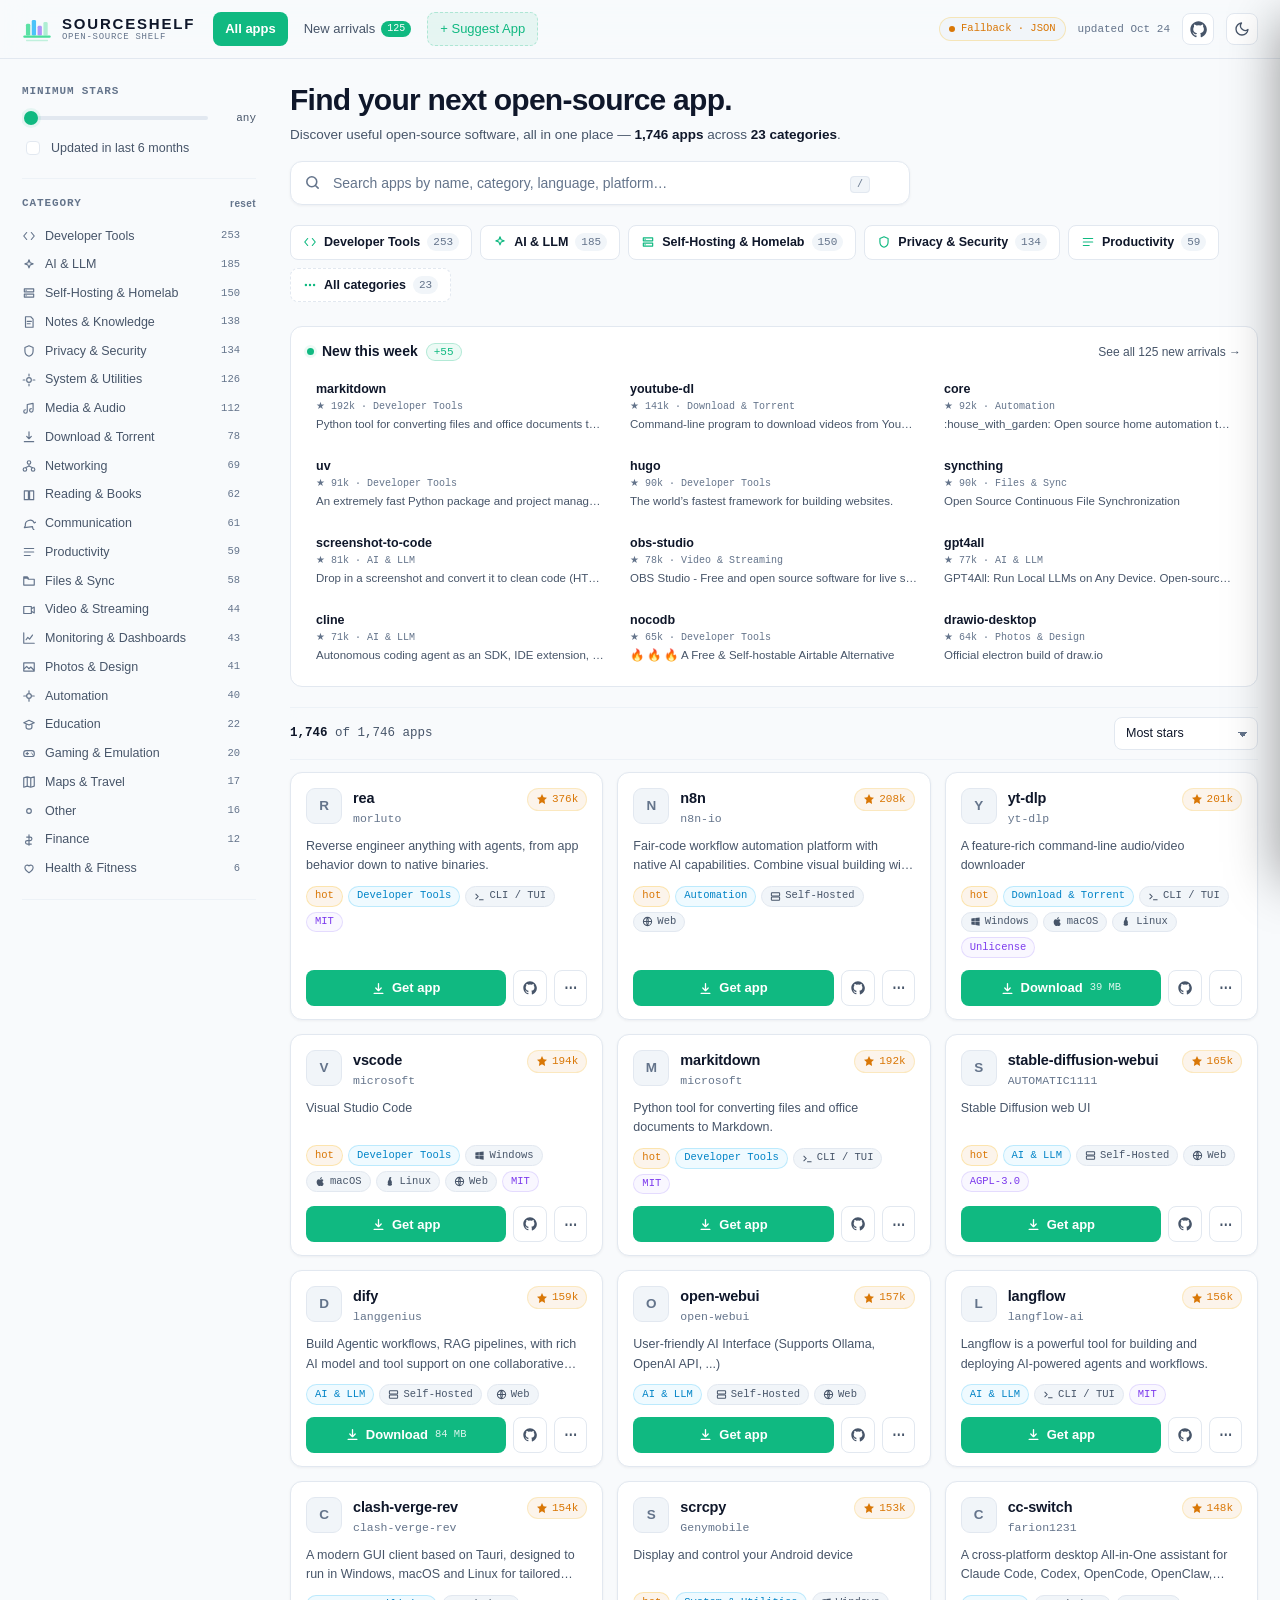
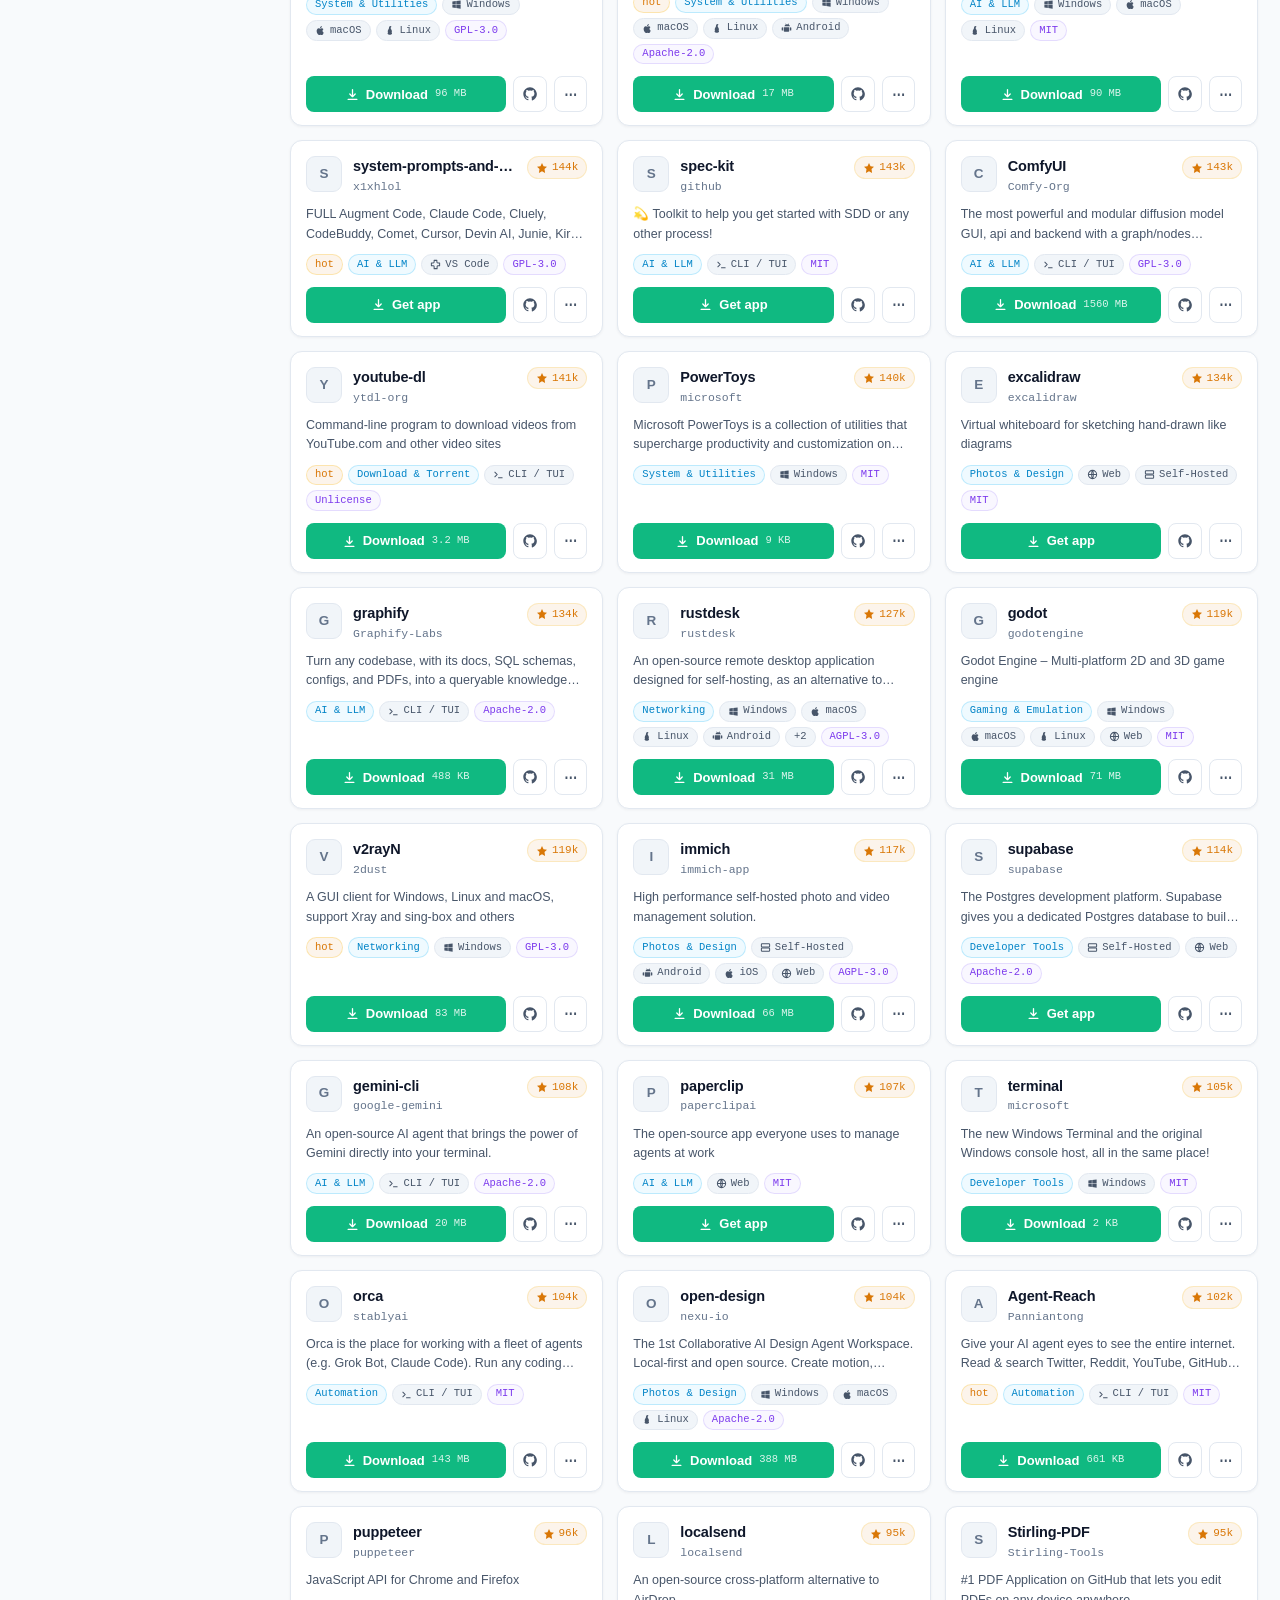
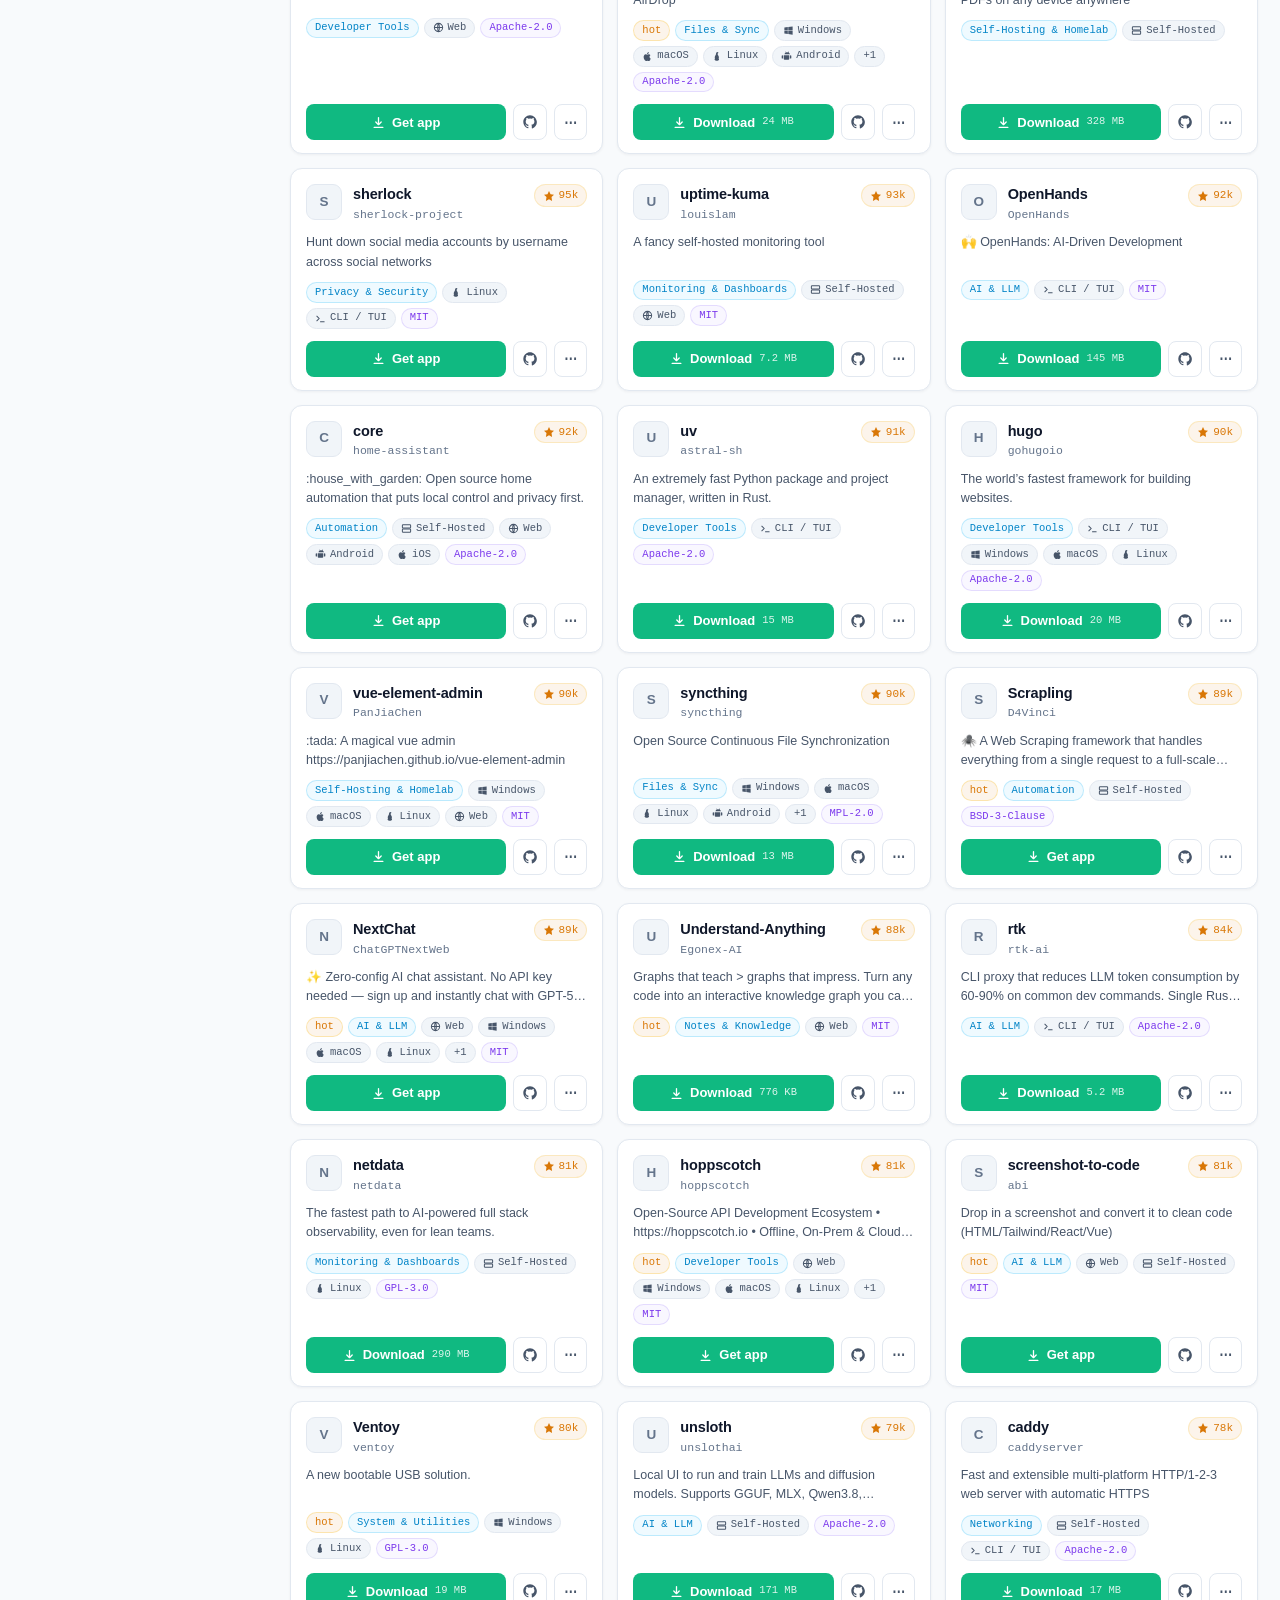
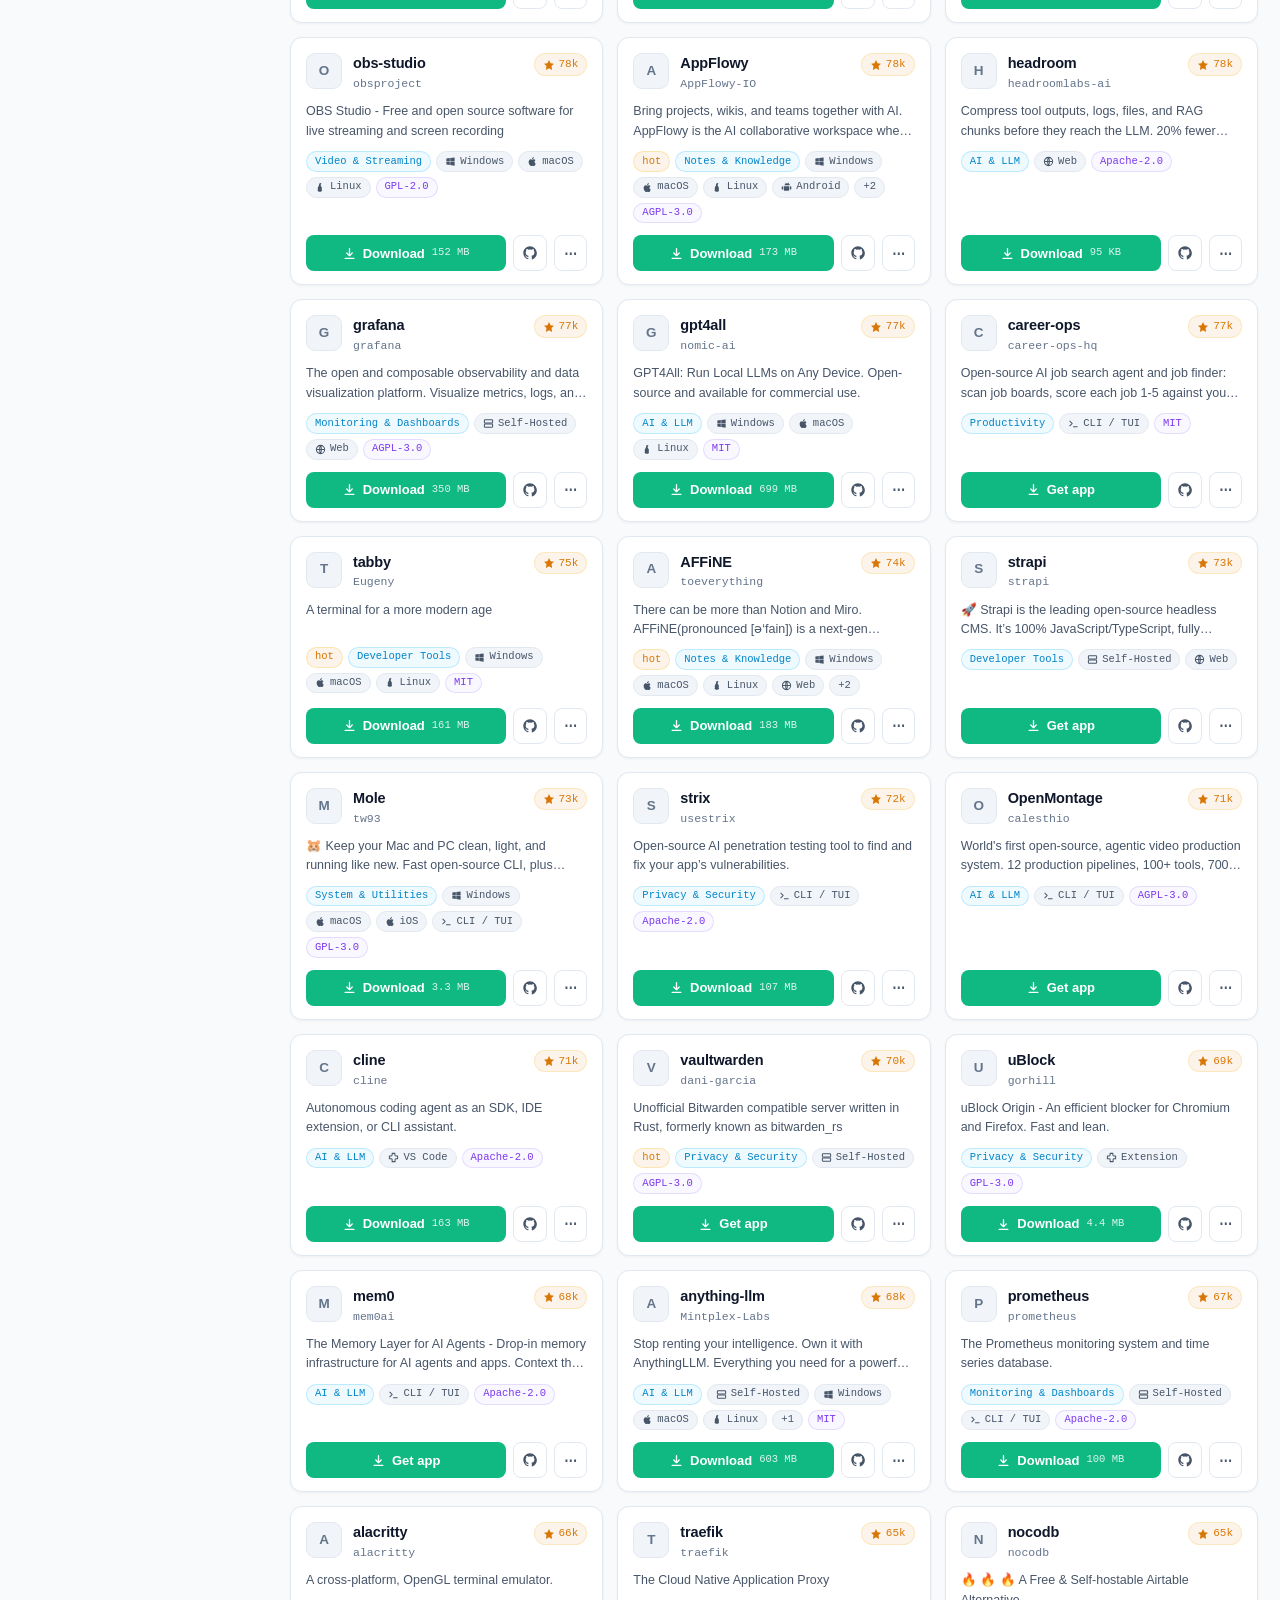
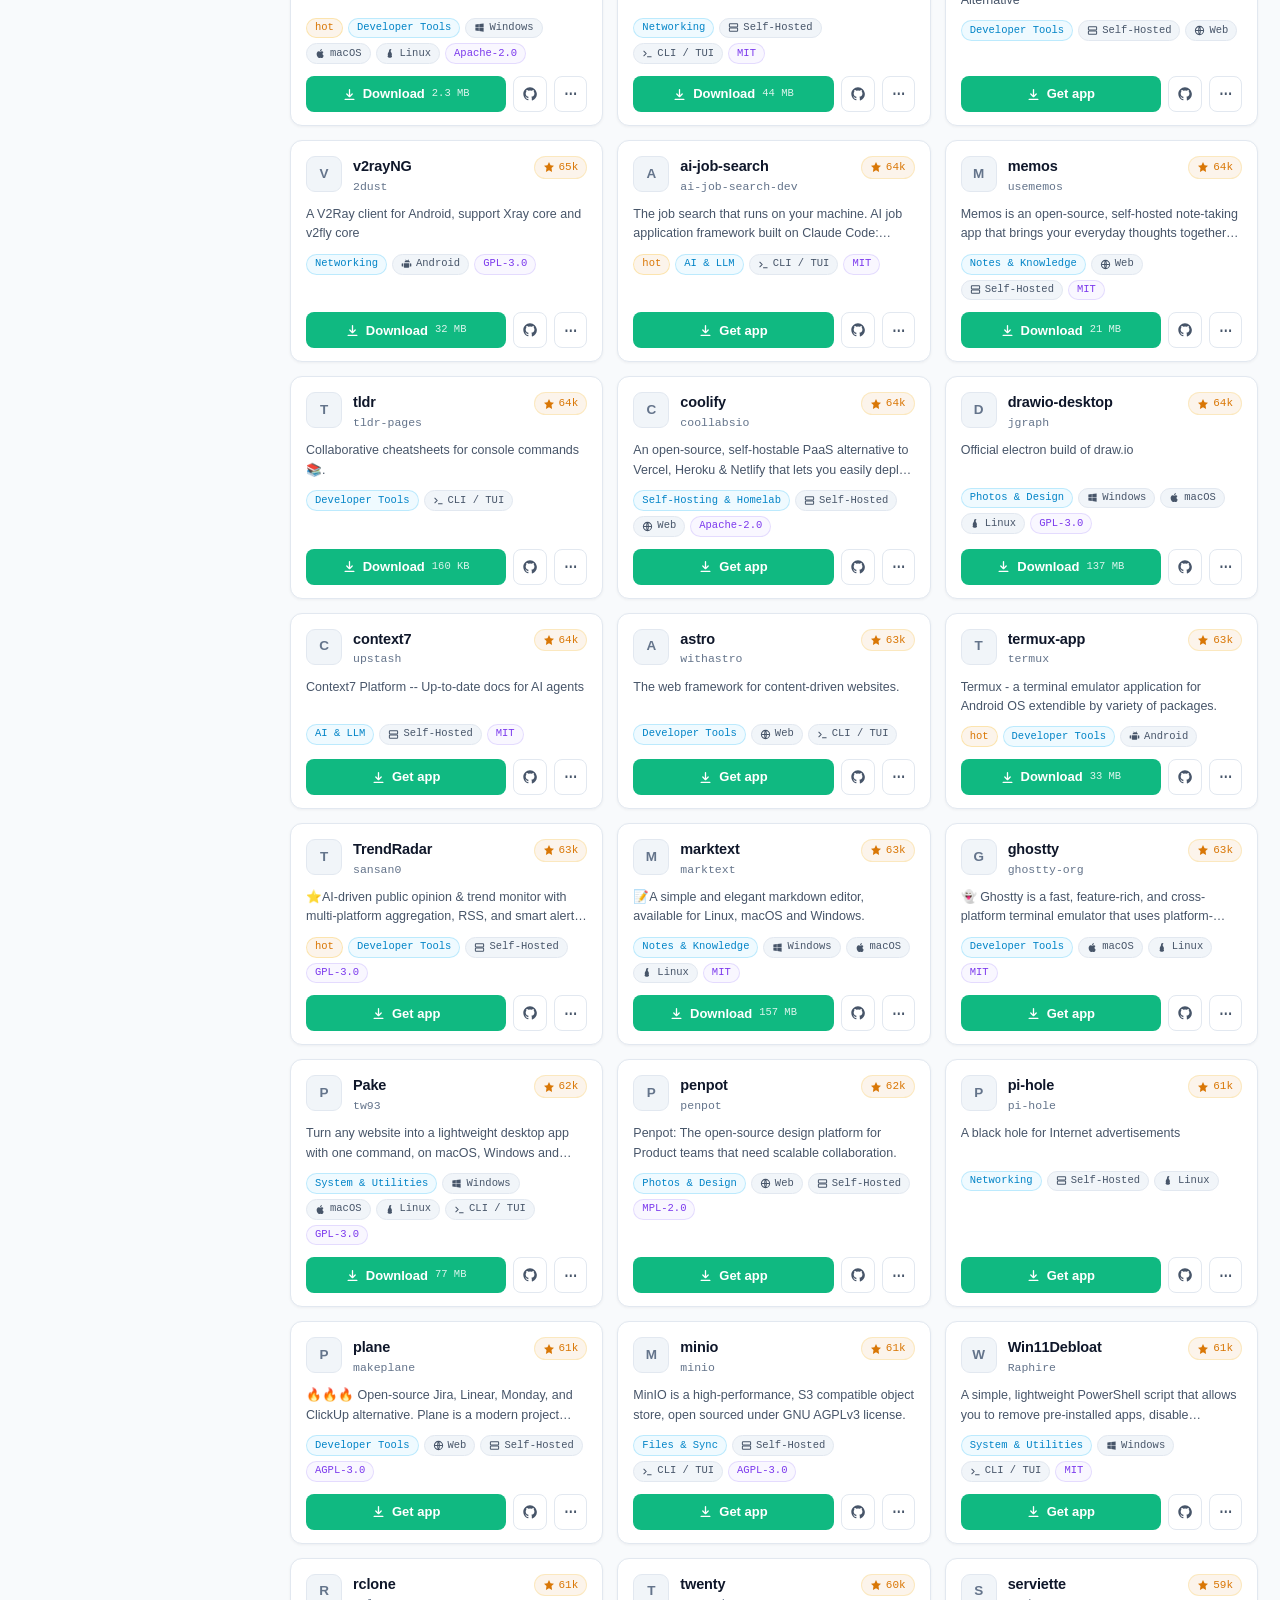
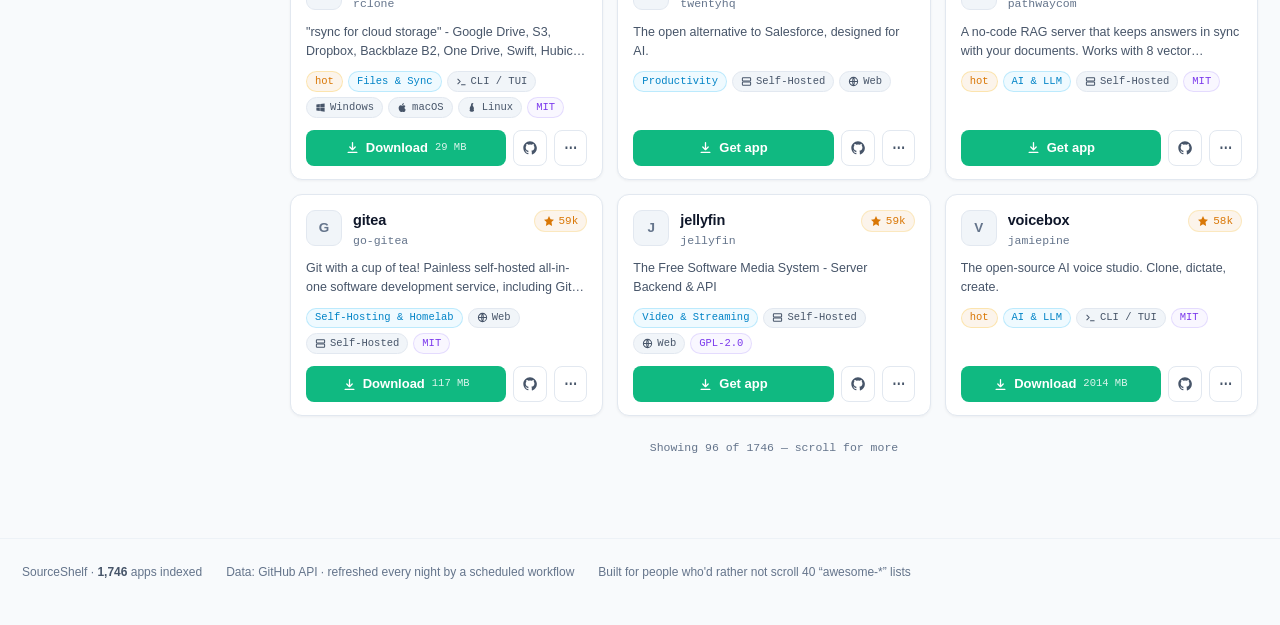
<file: index.html>
<!DOCTYPE html>
<html lang="en">
<head>
<meta charset="utf-8">
<meta name="viewport" content="width=device-width, initial-scale=1">
<title>SourceShelf — every open-source app on one shelf</title>
<meta name="description" content="SourceShelf — a fast, filterable shelf of popular open-source desktop, mobile, web and self-hosted apps. Crawled from GitHub every night, with direct download links.">
<meta http-equiv="Content-Security-Policy" content="default-src 'self'; script-src 'self' 'unsafe-inline'; style-src 'self' 'unsafe-inline'; img-src 'self' https://github.com https://avatars.githubusercontent.com data:; connect-src 'self' https://*.supabase.co https://api.github.com; base-uri 'none'; form-action 'none';">
<script>
  (function() {
    try {
      var s = localStorage.getItem("sourceshelf.theme");
      var d = window.matchMedia && window.matchMedia("(prefers-color-scheme: dark)").matches;
      var t = s || (d ? "dark" : "light");
      document.documentElement.setAttribute("data-theme", t);
    } catch(e) {}
  })();
</script>
<link rel="stylesheet" href="assets/app.css">
<link rel="icon" href="data:image/svg+xml,<svg xmlns='http://www.w3.org/2000/svg' viewBox='0 0 32 32'><rect width='32' height='32' rx='7' fill='%230a0b10'/><rect x='5' y='9' width='4.4' height='12' rx='1.4' fill='%234ade9b'/><rect x='10.6' y='6' width='4.4' height='15' rx='1.4' fill='%2338bdf8'/><rect x='16.2' y='11' width='4.4' height='10' rx='1.4' fill='%23a78bfa'/><rect x='21.8' y='8' width='4.4' height='13' rx='1.4' fill='%234ade9b' fill-opacity='.45'/><path d='M4 23h24' stroke='%234ade9b' stroke-width='2.2' stroke-linecap='round'/></svg>">
</head>
<body>

<header class="top">
  <div class="top-in">
    <a class="brand" href="./" title="SourceShelf home">
      <svg viewBox="0 0 32 32" fill="none" aria-hidden="true">
        <!-- four app spines standing on a shelf -->
        <rect x="4.2" y="10.5" width="4.6" height="12.5" rx="1.5" fill="#4ade9b" fill-opacity=".9"/>
        <rect x="10.4" y="6.5" width="4.6" height="16.5" rx="1.5" fill="#38bdf8" fill-opacity=".9"/>
        <rect x="16.6" y="12.5" width="4.6" height="10.5" rx="1.5" fill="#a78bfa" fill-opacity=".9"/>
        <rect x="22.8" y="8.5" width="4.6" height="14.5" rx="1.5" fill="#4ade9b" fill-opacity=".42"/>
        <!-- shelf boards -->
        <path d="M2.5 24.2h27" stroke="#4ade9b" stroke-width="2.3" stroke-linecap="round"/>
        <path d="M5 28.2h22" stroke="#4ade9b" stroke-opacity=".32" stroke-width="1.6" stroke-linecap="round"/>
      </svg>
      <span class="brand-txt"><b>SOURCESHELF</b><span>open-source shelf</span></span>
    </a>

    <nav class="top-nav">
      <button class="navbtn" id="nav-all" data-view="all">All apps</button>
      <button class="navbtn" id="nav-new" data-view="new">New arrivals<span class="navbadge" id="nav-badge" hidden>0</span></button>
      <button class="navbtn navbtn-suggest" id="nav-suggest" type="button" title="Suggest an open-source app to add">+ Suggest App</button>
    </nav>

    <div class="top-meta">
      <span class="live-pill" id="data-source" title="Where this page is reading apps from">
        <i></i><span>checking storage…</span>
      </span>
      <span id="updated" style="font-family:var(--mono);font-size:11px"></span>

      <a class="icon-link" href="https://github.com/storm201/sourceshelf" target="_blank" rel="noopener" aria-label="GitHub repository" title="View SourceShelf on GitHub">
        <svg width="17" height="17" viewBox="0 0 24 24" fill="currentColor">
          <path d="M12 .5C5.7.5.5 5.7.5 12c0 5.1 3.3 9.4 7.9 10.9.6.1.8-.2.8-.6v-2c-3.2.7-3.9-1.5-3.9-1.5-.5-1.3-1.3-1.7-1.3-1.7-1-.7.1-.7.1-.7 1.1.1 1.7 1.2 1.7 1.2 1 1.7 2.7 1.2 3.4.9.1-.7.4-1.2.7-1.5-2.6-.3-5.3-1.3-5.3-5.7 0-1.3.5-2.3 1.2-3.1-.1-.3-.5-1.5.1-3.1 0 0 1-.3 3.3 1.2a11.5 11.5 0 016 0C17.3 4.7 18.3 5 18.3 5c.6 1.6.2 2.8.1 3.1.8.8 1.2 1.8 1.2 3.1 0 4.4-2.7 5.4-5.3 5.7.4.4.8 1.1.8 2.2v3.3c0 .4.2.7.8.6 4.6-1.5 7.9-5.8 7.9-10.9C23.5 5.7 18.3.5 12 .5z"/>
        </svg>
      </a>

      <button class="theme-toggle" id="theme-toggle" aria-label="Toggle light or dark theme" title="Toggle theme">
        <svg class="sun-icon" width="16" height="16" viewBox="0 0 24 24" fill="none" stroke="currentColor" stroke-width="2" stroke-linecap="round" stroke-linejoin="round">
          <circle cx="12" cy="12" r="4"/><path d="M12 2v2M12 20v2M4.93 4.93l1.41 1.41M17.66 17.66l1.41 1.41M2 12h2M20 12h2M6.34 17.66l-1.41 1.41M19.07 4.93l-1.41 1.41"/>
        </svg>
        <svg class="moon-icon" width="16" height="16" viewBox="0 0 24 24" fill="none" stroke="currentColor" stroke-width="2" stroke-linecap="round" stroke-linejoin="round">
          <path d="M21 12.79A9 9 0 1 1 11.21 3 7 7 0 0 0 21 12.79z"/>
        </svg>
      </button>
    </div>

    <button class="icon-btn" id="menu" aria-label="Filters">
      <svg width="16" height="16" viewBox="0 0 24 24" fill="none" stroke="currentColor" stroke-width="2"><path d="M4 6h16M7 12h10M10 18h4"/></svg>
    </button>
  </div>
</header>

<div class="shell">
  <!-- ------------------------------------------------------- sidebar -->
  <aside class="side" id="side">
    <div class="fgroup">
      <h3>Minimum stars</h3>
      <div class="range-row">
        <input type="range" id="star-range" min="0" max="50000" step="500" value="0">
        <span class="stars-val" id="stars-val">any</span>
      </div>
      <label class="chk" style="margin-top:8px"><input type="checkbox" id="recent">
        <span>Updated in last 6 months</span></label>
    </div>

    <div class="fgroup">
      <h3>Category <button data-clear="cat">reset</button></h3>
      <div id="f-cats"></div>
    </div>

    <div class="fgroup">
      <h3>Platform</h3>
      <div id="f-plats"></div>
    </div>

    <div class="fgroup">
      <h3>License</h3>
      <div id="f-lics"></div>
    </div>

    <div class="fgroup side-note">
      Data crawled from the public GitHub API. Every project listed is free and
      open source — check its license before redistributing.
    </div>
  </aside>

  <!-- ---------------------------------------------------------- main -->
  <main class="main">
    <div class="hero">
      <div class="hero-text">
        <h1 id="hero-title">Find your next open-source app.</h1>
        <p id="hero-sub">Discover useful open-source software, all in one place.</p>
      </div>

      <div class="search-wrap" id="qwrap">
        <span class="search-ico"><svg width="17" height="17" viewBox="0 0 24 24" fill="none" stroke="currentColor" stroke-width="2.2" stroke-linecap="round"><circle cx="11" cy="11" r="7"/><path d="M20 20l-3.5-3.5"/></svg></span>
        <input id="q" class="search" type="search" placeholder="Search apps by name, category, language, platform…" autocomplete="off" spellcheck="false" aria-label="Search apps">
        <span class="kbd"><kbd>/</kbd></span>
        <button class="search-clear" id="qclear" aria-label="Clear search"><svg width="12" height="12" viewBox="0 0 24 24" fill="none" stroke="currentColor" stroke-width="2.6" stroke-linecap="round"><path d="M6 6l12 12M18 6L6 18"/></svg></button>
      </div>

      <div id="tiles-wrap">
        <div class="tiles" id="tiles"></div>
      </div>
    </div>

    <!-- ============ daily new arrivals (fed by the automation) ============ -->
    <section id="newstrip" class="newstrip" hidden aria-labelledby="newstrip-t">
      <div class="ns-head">
        <div class="ns-title">
          <span class="ns-dot"></span>
          <h2 id="newstrip-t">Added today</h2>
          <span class="ns-count" id="ns-count"></span>
        </div>
        <button class="ns-more" id="ns-more">See all new arrivals →</button>
      </div>
      <div class="ns-rail" id="ns-rail"></div>
    </section>

    <!-- ============ full grouped-by-day view ============ -->
    <section id="newview" class="newview" hidden aria-labelledby="newview-t">
      <div class="nv-head">
        <h2 id="newview-t">New arrivals</h2>
        <p id="newview-sub"></p>
      </div>
      <div id="newview-body"></div>
    </section>

    <div class="toolbar">
      <span class="result-count" id="count"></span>
      <span class="spacer"></span>
      <span class="chips">
      </span>
      <select class="select" id="sort" aria-label="Sort by">
        <option value="stars">Most stars</option>
        <option value="added">Newest additions</option>
        <option value="gain">Biggest gain today</option>
        <option value="trending">Trending</option>
        <option value="recent">Recently updated</option>
        <option value="new">Newest projects</option>
        <option value="forks">Most forks</option>
        <option value="az">A → Z</option>
      </select>
    </div>

    <div class="active-bar" id="active"></div>

    <div class="grid g3" id="grid"></div>
    <div class="sentinel" id="sentinel"></div>
    <div class="loading-more" id="load-note"></div>
  </main>
</div>

<footer class="foot">
  <span>SourceShelf · <b id="total">0</b> apps indexed</span>
  <span>Data: GitHub API · refreshed every night by a scheduled workflow</span>
  <span>Built for people who'd rather not scroll 40 “awesome-*” lists</span>
</footer>

<!-- one-line hint, only shown when the build has no database connection -->
<div class="build-hint" id="build-hint" hidden>
  This build has no Supabase connection, so it is reading the bundled snapshot.
  Run <code>python scripts/build_single.py</code> once to connect it.
  <button id="build-hint-x" aria-label="Dismiss">×</button>
</div>

<!-- drawer -->
<div class="scrim" id="scrim"></div>
<div class="drawer" id="drawer" role="dialog" aria-label="App details">
  <div class="drawer-h" id="drawer-head"></div>
  <div class="drawer-b" id="drawer-body"></div>
</div>
<div class="scrim" id="scrim-side" style="z-index:94"></div>

<!-- suggest modal -->
<div class="scrim" id="scrim-suggest" style="z-index:98"></div>
<div class="modal" id="modal-suggest" role="dialog" aria-modal="true" aria-labelledby="modal-suggest-title" hidden>
  <div class="modal-card">
    <div class="modal-h">
      <div>
        <h2 id="modal-suggest-title" class="modal-title">Suggest an open-source app</h2>
        <p class="modal-sub">Paste any GitHub repo to preview and submit it for indexing.</p>
      </div>
      <button class="modal-close" id="modal-suggest-close" aria-label="Close dialog">×</button>
    </div>
    <div class="modal-b">
      <div class="field">
        <label for="suggest-repo">GitHub Repository</label>
        <div class="input-wrap">
          <input type="text" id="suggest-repo" placeholder="e.g. zed-industries/zed or https://github.com/..." autocomplete="off" spellcheck="false">
          <span class="input-spinner" id="suggest-spinner" hidden></span>
        </div>
        <span class="field-hint" id="suggest-hint">Enter owner/repo or full GitHub URL</span>
      </div>

      <div class="field">
        <label for="suggest-cat">Primary Category</label>
        <select id="suggest-cat" class="select select-full">
          <option value="AI & LLM">AI & LLM</option>
          <option value="Developer Tools">Developer Tools</option>
          <option value="Privacy & Security">Privacy & Security</option>
          <option value="Notes & Knowledge">Notes & Knowledge</option>
          <option value="Productivity">Productivity</option>
          <option value="Media & Audio">Media & Audio</option>
          <option value="Video & Streaming">Video & Streaming</option>
          <option value="Photos & Design">Photos & Design</option>
          <option value="Files & Sync">Files & Sync</option>
          <option value="Communication">Communication</option>
          <option value="Self-Hosting & Homelab">Self-Hosting & Homelab</option>
          <option value="Automation">Automation</option>
          <option value="Networking">Networking</option>
          <option value="System & Utilities">System & Utilities</option>
          <option value="Reading & Books">Reading & Books</option>
          <option value="Health & Fitness">Health & Fitness</option>
          <option value="Finance">Finance</option>
          <option value="Education">Education</option>
          <option value="Gaming & Emulation">Gaming & Emulation</option>
          <option value="Download & Torrent">Download & Torrent</option>
          <option value="Maps & Travel">Maps & Travel</option>
          <option value="Monitoring & Dashboards">Monitoring & Dashboards</option>
          <option value="Other">Other</option>
        </select>
      </div>

      <div class="field">
        <label for="suggest-note">Why should it be added? (optional)</label>
        <input type="text" id="suggest-note" placeholder="Lightweight, fast, great alternative to..." autocomplete="off">
      </div>

      <div class="suggest-preview-wrap" id="suggest-preview-wrap" hidden>
        <span class="preview-label">Live Preview:</span>
        <div id="suggest-preview"></div>
      </div>
    </div>
    <div class="modal-f">
      <button class="btn btn-ghost" id="modal-suggest-cancel" type="button">Cancel</button>
      <button class="btn btn-primary" id="modal-suggest-submit" type="button" disabled>
        <svg width="15" height="15" viewBox="0 0 24 24" fill="currentColor"><path d="M12 .5C5.7.5.5 5.7.5 12c0 5.1 3.3 9.4 7.9 10.9.6.1.8-.2.8-.6v-2c-3.2.7-3.9-1.5-3.9-1.5-.5-1.3-1.3-1.7-1.3-1.7-1-.7.1-.7.1-.7 1.1.1 1.7 1.2 1.7 1.2 1 1.7 2.7 1.2 3.4.9.1-.7.4-1.2.7-1.5-2.6-.3-5.3-1.3-5.3-5.7 0-1.3.5-2.3 1.2-3.1-.1-.3-.5-1.5.1-3.1 0 0 1-.3 3.3 1.2a11.5 11.5 0 016 0C17.3 4.7 18.3 5 18.3 5c.6 1.6.2 2.8.1 3.1.8.8 1.2 1.8 1.2 3.1 0 4.4-2.7 5.4-5.3 5.7.4.4.8 1.1.8 2.2v3.3c0 .4.2.7.8.6 4.6-1.5 7.9-5.8 7.9-10.9C23.5 5.7 18.3.5 12 .5z"/></svg>
        Submit on GitHub
      </button>
    </div>
  </div>
</div>

<script src="data/config.js"></script>
<script src="data/apps.js"></script>
<script src="assets/app.js"></script>
</body>
</html>
</file>
<file: assets/app.css>
/* ============================================================
   SOURCESHELF — styles
   Minimal Discovery, Dual Theme (Light & Dark)
   Vanilla CSS, zero external fonts/assets, offline & iframe safe.
   ============================================================ */

:root {
  /* Common typography and sizing */
  --sans: -apple-system, BlinkMacSystemFont, "Segoe UI", Inter, Roboto, "Helvetica Neue", Arial, sans-serif;
  --mono: ui-monospace, "SF Mono", "Cascadia Code", Menlo, Consolas, monospace;
  --radius: 12px;
  --radius-sm: 8px;
  --radius-xs: 5px;
  --radius-pill: 999px;

  /* Motion tokens */
  --ease-out: cubic-bezier(0.23, 1, 0.32, 1);
  --ease-drawer: cubic-bezier(0.32, 0.72, 0, 1);
  --dur-fast: 130ms;
  --dur-base: 200ms;

  /* ---------------- Dark Theme (Default) ---------------- */
  --bg: #090a0f;
  --bg-soft: #0f121a;
  --panel: #141722;
  --panel-2: #1a1e2c;
  --panel-3: #222738;
  --line: #222736;
  --line-soft: #1a1f2b;
  --text: #f3f6fc;
  --muted: #94a1b8;
  --dim: #64748b;

  --accent: #4ade9b;
  --accent-hover: #5ee9a8;
  --accent-surface: rgba(74, 222, 155, 0.1);
  --accent-border: rgba(74, 222, 155, 0.28);
  --accent-text: #04120b;

  --accent-2: #38bdf8;
  --accent-3: #a78bfa;
  --warn: #fbbf24;
  --warn-surface: rgba(251, 191, 36, 0.1);
  --danger: #f87171;

  --header-bg: rgba(9, 10, 15, 0.85);
  --shadow: 0 10px 30px -12px rgba(0, 0, 0, 0.75);
  --shadow-sm: 0 1px 3px rgba(0, 0, 0, 0.3);
  --scrim-bg: rgba(4, 5, 8, 0.65);
}

/* ---------------- Light Theme ---------------- */
[data-theme="light"] {
  --bg: #f8fafc;
  --bg-soft: #f1f5f9;
  --panel: #ffffff;
  --panel-2: #f8fafc;
  --panel-3: #f1f5f9;
  --line: #e2e8f0;
  --line-soft: #edf2f7;
  --text: #0f172a;
  --muted: #475569;
  --dim: #64748b;

  --accent: #10b981;
  --accent-hover: #059669;
  --accent-surface: rgba(16, 185, 129, 0.08);
  --accent-border: rgba(16, 185, 129, 0.26);
  --accent-text: #ffffff;

  --accent-2: #0284c7;
  --accent-3: #7c3aed;
  --warn: #d97706;
  --warn-surface: rgba(217, 119, 6, 0.08);
  --danger: #ef4444;

  --header-bg: rgba(248, 250, 252, 0.88);
  --shadow: 0 10px 30px -12px rgba(15, 23, 42, 0.08);
  --shadow-sm: 0 1px 3px rgba(15, 23, 42, 0.05);
  --scrim-bg: rgba(15, 23, 42, 0.4);
}

* { box-sizing: border-box; }

html {
  scroll-behavior: smooth;
  color-scheme: dark light;
}

body {
  margin: 0;
  background-color: var(--bg);
  background-image:
    radial-gradient(900px 500px at 12% -8%, rgba(74, 222, 155, 0.06), transparent 60%),
    radial-gradient(800px 500px at 88% -12%, rgba(56, 189, 248, 0.07), transparent 62%);
  color: var(--text);
  font-family: var(--sans);
  font-size: 14px;
  line-height: 1.5;
  -webkit-font-smoothing: antialiased;
  text-rendering: optimizeSpeed;
  transition: background-color var(--dur-base) ease, color var(--dur-base) ease;
}

[data-theme="light"] body {
  background-image:
    radial-gradient(900px 500px at 12% -8%, rgba(16, 185, 129, 0.05), transparent 60%),
    radial-gradient(800px 500px at 88% -12%, rgba(2, 132, 199, 0.05), transparent 62%);
}

a { color: inherit; text-decoration: none; }
button { font: inherit; color: inherit; cursor: pointer; background: none; border: 0; padding: 0; }
input, select { font: inherit; color: inherit; }
::selection { background: rgba(74, 222, 155, 0.28); }

:focus-visible {
  outline: 2px solid var(--accent);
  outline-offset: 2px;
}

.card-stars, .live-pill, .stars-val, .navbadge, .fitem .c, .stat b, .result-count, .ns-count, .t-count {
  font-variant-numeric: tabular-nums;
  font-feature-settings: "tnum";
}

/* scrollbars */
* { scrollbar-width: thin; scrollbar-color: var(--line) transparent; }
*::-webkit-scrollbar { width: 8px; height: 8px; }
*::-webkit-scrollbar-thumb {
  background: var(--line); border-radius: 99px; border: 2px solid transparent;
  background-clip: content-box;
}
*::-webkit-scrollbar-thumb:hover { background: var(--dim); background-clip: content-box; }

/* ============================================================ header */

.top {
  position: sticky; top: 0; z-index: 60;
  background: var(--header-bg);
  backdrop-filter: blur(14px) saturate(140%);
  -webkit-backdrop-filter: blur(14px) saturate(140%);
  border-bottom: 1px solid var(--line);
  transition: background-color var(--dur-base) ease, border-color var(--dur-base) ease;
}

.top-in {
  max-width: 1560px; margin: 0 auto;
  padding: 0 22px;
  height: 58px;
  display: flex; align-items: center; gap: 18px;
}

.brand {
  display: flex; align-items: center; gap: 10px;
  flex-shrink: 0;
  transition: opacity var(--dur-fast);
}
.brand:hover { opacity: 0.88; }
.brand svg { width: 30px; height: 30px; flex-shrink: 0; }
.brand-txt { display: flex; flex-direction: column; line-height: 1.15; }
.brand-txt b { font-size: 15px; letter-spacing: 0.12em; font-weight: 800; color: var(--text); }
.brand-txt span {
  font-size: 9px; letter-spacing: 0.08em; text-transform: uppercase;
  color: var(--dim); font-family: var(--mono);
}

.top-nav { display: flex; gap: 4px; flex-shrink: 0; }
.navbtn {
  font-size: 13px; color: var(--muted);
  padding: 6px 12px; border-radius: 8px;
  display: flex; align-items: center; gap: 6px;
  transition: color var(--dur-fast), background var(--dur-fast), transform var(--dur-fast) var(--ease-out);
}
.navbtn:hover { color: var(--text); background: var(--panel-2); }
.navbtn:active { transform: scale(0.97); }
.navbtn.on { color: var(--accent-text); background: var(--accent); font-weight: 600; }
.navbtn-suggest {
  color: var(--accent);
  background: var(--accent-surface);
  border: 1px dashed var(--accent-border);
  font-weight: 500;
}
.navbtn-suggest:hover {
  background: var(--accent);
  color: var(--accent-text);
  border-style: solid;
}
.navbadge {
  font-family: var(--mono); font-size: 10px;
  border-radius: var(--radius-pill); padding: 0 6px; line-height: 16px;
  background: rgba(255, 255, 255, 0.25); color: inherit;
}
.navbtn:not(.on) .navbadge { background: var(--accent); color: var(--accent-text); }

.top-meta {
  margin-left: auto; display: flex; align-items: center; gap: 12px;
  flex-shrink: 0; color: var(--dim);
}

.live-pill {
  display: inline-flex; align-items: center; gap: 6px;
  font-family: var(--mono); font-size: 10.5px;
  border: 1px solid var(--line); border-radius: var(--radius-pill);
  padding: 3px 9px; color: var(--dim); background: var(--bg-soft);
  white-space: nowrap;
}
.live-pill i {
  width: 6px; height: 6px; border-radius: 50%;
  background: currentColor; flex-shrink: 0;
}
.live-pill[data-kind="live"] { color: var(--accent); border-color: var(--accent-border); }
.live-pill[data-kind="live"] i { box-shadow: 0 0 0 3px var(--accent-surface); }
.live-pill[data-kind="warn"] { color: var(--warn); border-color: rgba(251, 191, 36, 0.3); }
.live-pill[data-kind="static"] { color: var(--dim); }

#updated { font-family: var(--mono); font-size: 11px; color: var(--dim); white-space: nowrap; }

.icon-link {
  width: 32px; height: 32px; border-radius: 8px;
  display: grid; place-items: center;
  color: var(--muted); border: 1px solid var(--line);
  background: var(--panel);
  transition: color var(--dur-fast), border-color var(--dur-fast), transform var(--dur-fast) var(--ease-out);
}
.icon-link:hover { color: var(--text); border-color: var(--dim); background: var(--panel-2); }
.icon-link:active { transform: scale(0.94); }

.theme-toggle {
  width: 32px; height: 32px; border-radius: 8px;
  display: grid; place-items: center;
  color: var(--muted); border: 1px solid var(--line);
  background: var(--panel);
  transition: color var(--dur-fast), border-color var(--dur-fast), transform var(--dur-fast) var(--ease-out);
}
.theme-toggle:hover { color: var(--text); border-color: var(--dim); background: var(--panel-2); }
.theme-toggle:active { transform: scale(0.94); }

/* Sun shows in dark mode, Moon shows in light mode */
.theme-toggle .sun-icon { display: block; }
.theme-toggle .moon-icon { display: none; }
[data-theme="light"] .theme-toggle .sun-icon { display: none; }
[data-theme="light"] .theme-toggle .moon-icon { display: block; }

.icon-btn {
  display: none;
  width: 34px; height: 34px; border-radius: 8px;
  place-items: center;
  border: 1px solid var(--line); color: var(--muted);
  background: var(--panel);
  transition: color var(--dur-fast), transform var(--dur-fast) var(--ease-out);
}
.icon-btn:hover { color: var(--text); }
.icon-btn:active { transform: scale(0.94); }

/* ============================================================ shell layout */

.shell {
  max-width: 1560px; margin: 0 auto;
  padding: 0 22px;
  display: grid;
  grid-template-columns: 240px minmax(0, 1fr);
  gap: 28px;
  align-items: start;
}

.side {
  position: sticky; top: 58px;
  max-height: calc(100vh - 58px);
  overflow-y: auto;
  padding: 24px 6px 40px 0;
}

.fgroup { padding: 0 0 16px; margin-bottom: 16px; border-bottom: 1px solid var(--line-soft); }
.fgroup:last-child { border-bottom: 0; }
.fgroup h3 {
  font-size: 11px; letter-spacing: 0.08em; text-transform: uppercase;
  color: var(--dim); font-family: var(--mono); font-weight: 600;
  display: flex; align-items: center; justify-content: space-between;
  margin: 0 0 10px;
}
.fgroup h3 button {
  font-size: 10px; letter-spacing: 0.04em; text-transform: none;
  color: var(--dim); font-family: var(--sans);
}
.fgroup h3 button:hover { color: var(--accent); }

.side-note {
  color: var(--dim); font-size: 11.5px; line-height: 1.6;
}

.range-row { display: flex; align-items: center; gap: 10px; }
input[type="range"] {
  -webkit-appearance: none; appearance: none;
  flex: 1; height: 4px; border-radius: 99px;
  background: var(--line); outline: none;
}
input[type="range"]::-webkit-slider-thumb {
  -webkit-appearance: none; width: 14px; height: 14px; border-radius: 50%;
  background: var(--accent); cursor: pointer;
  box-shadow: 0 0 0 3px var(--accent-surface);
  transition: transform var(--dur-fast);
}
input[type="range"]::-webkit-slider-thumb:hover { transform: scale(1.15); }
input[type="range"]::-moz-range-thumb {
  width: 14px; height: 14px; border: 0; border-radius: 50%;
  background: var(--accent); cursor: pointer;
}
.stars-val {
  font-family: var(--mono); font-size: 11px;
  color: var(--muted); min-width: 36px; text-align: right;
}

.chk {
  display: flex; align-items: center; gap: 8px;
  padding: 4px 0; font-size: 12.5px; color: var(--muted);
  cursor: pointer; user-select: none;
}
.chk:hover { color: var(--text); }
.chk input {
  -webkit-appearance: none; appearance: none;
  width: 14px; height: 14px; flex-shrink: 0;
  border: 1px solid var(--line); border-radius: 4px;
  background: var(--panel); cursor: pointer; position: relative;
  transition: border-color var(--dur-fast), background var(--dur-fast);
}
.chk input:checked { border-color: var(--accent); background: var(--accent); }
.chk input:checked::after {
  content: ""; position: absolute; inset: 2px 2px 3px 2px;
  border: solid var(--accent-text); border-width: 0 0 2px 2px;
  transform: rotate(-45deg);
}

.fitem {
  display: flex; align-items: center; gap: 9px;
  width: 100%; padding: 5px 8px; margin: 0 -8px;
  border-radius: var(--radius-sm);
  font-size: 12.5px; color: var(--muted);
  text-align: left;
  transition: color var(--dur-fast), background var(--dur-fast), transform var(--dur-fast) var(--ease-out);
}
.fitem:hover { color: var(--text); background: var(--panel-2); }
.fitem:active { transform: scale(0.98); }
.fitem .ico { display: grid; place-items: center; flex-shrink: 0; color: var(--dim); }
.fitem .t { flex: 1; min-width: 0; overflow: hidden; text-overflow: ellipsis; white-space: nowrap; }
.fitem .c {
  font-family: var(--mono); font-size: 10.5px;
  color: var(--dim); flex-shrink: 0;
}
.fitem.on { color: var(--accent); background: var(--accent-surface); }
.fitem.on .ico, .fitem.on .c { color: var(--accent); opacity: 0.9; }

/* ============================================================ main & search-first hero */

.main { padding: 24px 0 60px; min-width: 0; }

.hero {
  margin-bottom: 24px;
  display: flex; flex-direction: column; gap: 16px;
}
.hero-text { max-width: 680px; }
.hero h1 {
  font-size: 30px; font-weight: 750; letter-spacing: -0.025em;
  line-height: 1.15; margin: 0; color: var(--text);
}
.hero p {
  margin: 7px 0 0; color: var(--muted); font-size: 13.5px; line-height: 1.5;
}
.hero p b { color: var(--text); font-weight: 600; }

/* Search bar in Hero */
.search-wrap {
  position: relative; width: 100%; max-width: 620px;
  display: flex; align-items: center;
}
.search {
  width: 100%; height: 44px;
  background: var(--panel);
  border: 1px solid var(--line);
  border-radius: var(--radius);
  padding: 0 64px 0 42px;
  font-size: 14px;
  color: var(--text);
  outline: none;
  box-shadow: var(--shadow-sm);
  transition: border-color var(--dur-fast), background var(--dur-fast), box-shadow var(--dur-fast);
}
.search::placeholder { color: var(--dim); }
.search:focus {
  border-color: var(--accent);
  background: var(--panel);
  box-shadow: 0 0 0 3px var(--accent-surface);
}
.search::-webkit-search-decoration,
.search::-webkit-search-cancel-button { display: none; }

.search-ico {
  position: absolute; left: 14px; color: var(--dim);
  display: grid; place-items: center; pointer-events: none;
}
.kbd { position: absolute; right: 40px; pointer-events: none; }
.kbd kbd {
  font-family: var(--mono); font-size: 10px;
  border: 1px solid var(--line); border-radius: 4px;
  padding: 2px 6px; color: var(--dim); background: var(--bg-soft);
}
.search-clear {
  position: absolute; right: 12px;
  width: 22px; height: 22px; border-radius: 50%;
  display: none; place-items: center;
  color: var(--dim);
  transition: transform var(--dur-fast) var(--ease-out), color var(--dur-fast), background var(--dur-fast);
}
.search-clear:hover { color: var(--text); background: var(--line); }
.search-clear:active { transform: scale(0.9); }
.search-wrap.has-val .search-clear { display: grid; }
.search-wrap.has-val .kbd { display: none; }

/* Category Shortcuts */
#tiles-wrap { margin-top: 4px; }
.tiles {
  display: flex; flex-wrap: wrap; gap: 8px;
}
.tile {
  display: inline-flex; align-items: center; gap: 7px;
  padding: 7px 12px;
  background: var(--panel);
  border: 1px solid var(--line);
  border-radius: var(--radius-sm);
  text-align: left;
  transition: border-color var(--dur-fast), background var(--dur-fast), transform var(--dur-fast) var(--ease-out), color var(--dur-fast);
}
.tile:hover {
  border-color: var(--dim); background: var(--panel-2); color: var(--text);
}
@media (hover: hover) and (pointer: fine) {
  .tile:hover { transform: translateY(-1px); }
}
.tile:active { transform: scale(0.97); }
.tile .ti { color: var(--accent); display: grid; place-items: center; flex-shrink: 0; }
.tile .t-name { font-size: 12.5px; font-weight: 600; color: var(--text); }
.tile .t-count {
  font-size: 11px; color: var(--dim); font-family: var(--mono);
  background: var(--bg-soft); border-radius: var(--radius-pill);
  padding: 1px 6px;
}
.tile.tile-more {
  border-style: dashed;
}

/* ============================================================ toolbar */

.toolbar {
  display: flex; align-items: center; gap: 12px;
  margin-bottom: 12px;
  padding: 9px 0;
  border-top: 1px solid var(--line-soft);
  border-bottom: 1px solid var(--line-soft);
  position: sticky; top: 58px; z-index: 20;
  background: var(--header-bg);
  backdrop-filter: blur(8px);
  -webkit-backdrop-filter: blur(8px);
}
.result-count { font-size: 12.5px; color: var(--muted); font-family: var(--mono); }
.result-count b { color: var(--text); }
.spacer { flex: 1; }
.chips { display: flex; gap: 6px; flex-wrap: wrap; }

.select {
  -webkit-appearance: none; appearance: none;
  background: var(--panel);
  border: 1px solid var(--line);
  border-radius: var(--radius-sm);
  padding: 6px 28px 6px 11px;
  font-size: 12.5px; color: var(--text);
  cursor: pointer;
  background-image: linear-gradient(45deg, transparent 50%, var(--dim) 50%),
                    linear-gradient(135deg, var(--dim) 50%, transparent 50%);
  background-position: calc(100% - 14px) 52%, calc(100% - 9px) 52%;
  background-size: 5px 5px, 5px 5px;
  background-repeat: no-repeat;
  transition: border-color var(--dur-fast);
}
.select:hover { border-color: var(--dim); }
.select option { background: var(--panel); color: var(--text); }

.active-bar { display: none; align-items: center; gap: 7px; flex-wrap: wrap; }
.active-bar.show { display: flex; margin-bottom: 12px; }
.active-bar .lbl {
  font-size: 10px; letter-spacing: 0.12em; text-transform: uppercase;
  color: var(--dim); font-family: var(--mono); margin-right: 2px;
}
.pill {
  display: inline-flex; align-items: center; gap: 5px;
  font-size: 12px; color: var(--text);
  background: var(--panel-2);
  border: 1px solid var(--line);
  border-radius: var(--radius-pill);
  padding: 2px 4px 2px 10px;
}
.pill button {
  width: 16px; height: 16px; border-radius: 50%;
  display: grid; place-items: center;
  color: var(--dim);
  transition: transform var(--dur-fast) var(--ease-out), background var(--dur-fast), color var(--dur-fast);
}
.pill button:hover { background: var(--line); color: var(--text); }
.pill button:active { transform: scale(0.9); }
.pill svg { width: 9px; height: 9px; }

.clear-all {
  font-size: 12px; color: var(--muted);
  border: 1px dashed var(--line); border-radius: var(--radius-pill); padding: 2px 9px;
  transition: color var(--dur-fast), border-color var(--dur-fast), transform var(--dur-fast) var(--ease-out);
}
.clear-all:hover { color: var(--danger); border-color: var(--danger); }
.clear-all:active { transform: scale(0.96); }

/* ============================================================ cards */

.grid { display: grid; gap: 14px; }
.grid.g3 { grid-template-columns: repeat(3, minmax(0, 1fr)); }

.card {
  display: flex; flex-direction: column;
  background: var(--panel);
  border: 1px solid var(--line);
  border-radius: var(--radius);
  padding: 15px 15px 13px;
  box-shadow: var(--shadow-sm);
  cursor: pointer;
  transition: border-color var(--dur-fast), transform var(--dur-fast) var(--ease-out), background var(--dur-fast), box-shadow var(--dur-fast);
}
@media (hover: hover) and (pointer: fine) {
  .card:hover {
    border-color: var(--dim);
    background: var(--panel-2);
    transform: translateY(-2px);
    box-shadow: var(--shadow);
  }
}
.card:active { transform: scale(0.99); }

.card-h { display: flex; align-items: flex-start; gap: 11px; }
.card-logo {
  width: 36px; height: 36px; border-radius: 9px; flex-shrink: 0;
  background: var(--bg-soft);
  border: 1px solid var(--line);
  display: grid; place-items: center;
  overflow: hidden; position: relative;
  font-size: 13.5px; font-weight: 700; color: var(--dim);
}
.card-logo img { position: absolute; inset: 0; width: 100%; height: 100%; object-fit: cover; }
.card-t { min-width: 0; flex: 1; }
.card-name {
  font-size: 14.5px; font-weight: 700; letter-spacing: -0.01em;
  color: var(--text);
  display: block; overflow: hidden; text-overflow: ellipsis; white-space: nowrap;
}
a.card-name:hover { color: var(--accent); }
.card-owner {
  font-size: 11.5px; color: var(--dim); font-family: var(--mono);
  overflow: hidden; text-overflow: ellipsis; white-space: nowrap;
}
.card-stars {
  display: inline-flex; align-items: center; gap: 4px;
  font-family: var(--mono); font-size: 11px;
  color: var(--warn);
  background: var(--warn-surface);
  border: 1px solid rgba(251, 191, 36, 0.22);
  border-radius: var(--radius-pill); padding: 2px 8px;
  flex-shrink: 0;
}

.card-desc {
  margin: 10px 0 0;
  font-size: 12.5px; line-height: 1.55; color: var(--muted);
  display: -webkit-box; -webkit-line-clamp: 2; -webkit-box-orient: vertical;
  overflow: hidden; min-height: 2.9em;
}

.card-tags {
  display: flex; flex-wrap: wrap; gap: 5px;
  margin: 10px 0 0;
}
.tag {
  font-size: 10.5px; font-family: var(--mono);
  color: var(--muted);
  background: var(--bg-soft);
  border: 1px solid var(--line);
  border-radius: var(--radius-pill);
  padding: 1.5px 8px;
  display: inline-flex; align-items: center; gap: 4px;
  white-space: nowrap;
}
.tag.cat { color: var(--accent-2); border-color: rgba(56, 189, 248, 0.28); background: rgba(56, 189, 248, 0.08); }
.tag.lic { color: var(--accent-3); border-color: rgba(167, 139, 250, 0.26); background: rgba(167, 139, 250, 0.07); }
.tag.os { color: var(--muted); }
.tag.badge-new { color: var(--accent-text); background: var(--accent); border-color: var(--accent); font-weight: 700; }
.tag.badge-hot { color: var(--warn); border-color: rgba(251, 191, 36, 0.3); background: var(--warn-surface); }
button.tag:hover { color: var(--text); border-color: var(--dim); }

.card-f {
  display: flex; align-items: center; gap: 7px;
  margin-top: auto; padding-top: 12px;
}
.btn {
  display: inline-flex; align-items: center; justify-content: center; gap: 6px;
  height: 32px; padding: 0 12px;
  border-radius: 8px;
  font-size: 12.5px; font-weight: 600;
  border: 1px solid var(--line);
  color: var(--muted);
  background: var(--panel);
  transition: color var(--dur-fast), border-color var(--dur-fast), background var(--dur-fast), transform var(--dur-fast) var(--ease-out);
}
.btn:hover { color: var(--text); border-color: var(--dim); background: var(--panel-2); }
.btn:active { transform: scale(0.97); }
.btn.primary {
  flex: 1;
  color: var(--accent-text);
  background: var(--accent);
  border-color: transparent;
}
.btn.primary:hover { background: var(--accent-hover); }
.btn .n { font-family: var(--mono); font-size: 10.5px; opacity: 0.85; font-weight: 400; }
.btn.gh { padding: 0 9px; }

.empty {
  grid-column: 1 / -1;
  text-align: center; padding: 60px 20px;
}
.empty h3 { margin: 0 0 6px; font-size: 17px; font-weight: 600; color: var(--text); }
.empty p { margin: 0; color: var(--muted); font-size: 13px; }

.sentinel { height: 1px; }
.loading-more {
  padding: 22px 0; text-align: center;
  font-family: var(--mono); font-size: 11.5px; color: var(--dim);
}

/* ============================================================ new arrivals */

.newstrip {
  margin-bottom: 20px;
  background: var(--panel);
  border: 1px solid var(--line);
  border-radius: var(--radius);
  padding: 14px 16px;
}
.ns-head {
  display: flex; align-items: center; gap: 10px;
  margin-bottom: 10px;
}
.ns-title { display: flex; align-items: center; gap: 8px; }
.ns-title h2 { font-size: 14px; font-weight: 700; margin: 0; color: var(--text); }
.ns-dot {
  width: 7px; height: 7px; border-radius: 50%;
  background: var(--accent);
  box-shadow: 0 0 0 3px var(--accent-surface);
}
.ns-count {
  font-family: var(--mono); font-size: 11px; color: var(--accent);
  background: var(--accent-surface);
  border: 1px solid var(--accent-border);
  border-radius: var(--radius-pill); padding: 0 7px;
}
.ns-more {
  margin-left: auto; font-size: 12px; color: var(--muted);
  transition: color var(--dur-fast);
}
.ns-more:hover { color: var(--accent); }

.ns-rail {
  display: grid;
  grid-template-columns: repeat(auto-fill, minmax(260px, 1fr));
  gap: 8px;
}
.ns-card {
  display: flex; align-items: flex-start; gap: 9px;
  padding: 8px 9px;
  border-radius: var(--radius-sm);
  transition: background var(--dur-fast), transform var(--dur-fast) var(--ease-out);
}
.ns-card:hover { background: var(--panel-2); }
.ns-card:active { transform: scale(0.98); }
.ns-logo {
  width: 26px; height: 26px; border-radius: 7px; flex-shrink: 0;
  background: var(--panel-2); border: 1px solid var(--line);
  display: grid; place-items: center; overflow: hidden; position: relative;
  font-size: 11px; font-weight: 700; color: var(--dim);
}
.ns-logo img { position: absolute; inset: 0; width: 100%; height: 100%; object-fit: cover; }
.ns-body { min-width: 0; flex: 1; display: flex; flex-direction: column; }
.ns-name {
  font-size: 12.5px; font-weight: 600; color: var(--text);
  overflow: hidden; text-overflow: ellipsis; white-space: nowrap;
}
.ns-card:hover .ns-name { color: var(--accent); }
.ns-meta {
  font-family: var(--mono); font-size: 10px; color: var(--dim);
  display: flex; align-items: center; gap: 3px;
}
.ns-desc {
  margin: 2px 0 0; font-size: 11.5px; color: var(--muted);
  overflow: hidden; text-overflow: ellipsis; white-space: nowrap;
}

/* ---- grouped day view */
.newview { margin-bottom: 24px; }
.nv-head { margin-bottom: 14px; }
.nv-head h2 { font-size: 20px; font-weight: 700; letter-spacing: -0.02em; margin: 0; color: var(--text); }
.nv-head p { margin: 5px 0 0; font-size: 12.5px; color: var(--muted); }
.nv-day { margin-top: 16px; }
.nv-day-h {
  display: flex; align-items: center; gap: 9px;
  margin-bottom: 10px; padding-bottom: 7px;
  border-bottom: 1px solid var(--line-soft);
}
.nv-day-h h3 { font-size: 13.5px; font-weight: 700; margin: 0; color: var(--text); }
.nv-day-h .nv-d { font-size: 11px; color: var(--dim); font-family: var(--mono); }
.nv-day-h .nv-n { font-size: 11px; color: var(--muted); margin-left: auto; font-family: var(--mono); }
.today-tag {
  font-size: 9.5px; font-family: var(--mono); letter-spacing: 0.08em;
  color: var(--accent-text); background: var(--accent);
  border-radius: var(--radius-pill); padding: 1px 6px;
}
.nv-empty { padding: 30px 0; color: var(--muted); font-size: 13px; line-height: 1.7; max-width: 60ch; }
.nv-empty b { color: var(--text); display: block; margin-bottom: 4px; }
.nv-empty code { font-family: var(--mono); font-size: 12px; color: var(--accent-2); }

/* ============================================================ drawer */

.scrim {
  position: fixed; inset: 0; z-index: 90;
  background: var(--scrim-bg);
  backdrop-filter: blur(3px);
  -webkit-backdrop-filter: blur(3px);
  opacity: 0; pointer-events: none;
  transition: opacity var(--dur-base) var(--ease-out);
}
.scrim.on { opacity: 1; pointer-events: auto; }

.drawer {
  position: fixed; top: 0; right: 0; bottom: 0; z-index: 95;
  width: min(440px, 100%);
  background: var(--panel);
  border-left: 1px solid var(--line);
  box-shadow: -20px 0 50px -20px rgba(0, 0, 0, 0.4);
  transform: translateX(100%);
  transition: transform 260ms var(--ease-drawer);
  display: flex; flex-direction: column;
  overflow: hidden;
}
.drawer.on { transform: none; }

.drawer-h {
  display: flex; align-items: flex-start; gap: 11px;
  padding: 18px 18px 14px;
  border-bottom: 1px solid var(--line);
}
.drawer-logo {
  width: 40px; height: 40px; border-radius: 10px; flex-shrink: 0;
  background: var(--bg-soft); border: 1px solid var(--line);
  display: grid; place-items: center; overflow: hidden; position: relative;
  font-size: 15px; font-weight: 700; color: var(--dim);
}
.drawer-logo img { position: absolute; inset: 0; width: 100%; height: 100%; object-fit: cover; }
.drawer-b { padding: 16px 18px 40px; overflow-y: auto; }

.x {
  margin-left: auto;
  width: 28px; height: 28px; flex-shrink: 0;
  display: grid; place-items: center;
  border-radius: 7px; color: var(--muted);
  border: 1px solid var(--line);
  transition: color var(--dur-fast), background var(--dur-fast), transform var(--dur-fast) var(--ease-out);
}
.x:hover { color: var(--text); background: var(--panel-2); }
.x:active { transform: scale(0.92); }

.dsec { margin-bottom: 20px; }
.dsec h4 {
  font-size: 10.5px; letter-spacing: 0.1em; text-transform: uppercase;
  color: var(--dim); font-family: var(--mono); font-weight: 600;
  margin: 0 0 8px;
}
.ddesc { margin: 0; font-size: 13px; color: var(--muted); line-height: 1.6; }

.stat-row { display: flex; gap: 10px; }
.stat {
  flex: 1;
  background: var(--panel-2);
  border: 1px solid var(--line);
  border-radius: var(--radius-sm);
  padding: 9px 11px;
}
.stat b {
  display: block; font-family: var(--mono); font-size: 14px; color: var(--text);
}
.stat span {
  font-size: 9.5px; letter-spacing: 0.08em; text-transform: uppercase;
  color: var(--dim); font-family: var(--mono);
}

.asset {
  display: flex; align-items: center; gap: 9px;
  padding: 8px 9px; margin: 0 -9px;
  border-radius: 8px;
  font-size: 12.5px;
  transition: background var(--dur-fast);
}
.asset:hover { background: var(--panel-2); }
.asset .ao { display: flex; gap: 4px; color: var(--dim); flex-shrink: 0; }
.asset .an {
  flex: 1; min-width: 0;
  overflow: hidden; text-overflow: ellipsis; white-space: nowrap;
  font-family: var(--mono); font-size: 11.5px; color: var(--muted);
}
.asset:hover .an { color: var(--text); }
.asset .as { color: var(--dim); font-size: 10.5px; font-family: var(--mono); flex-shrink: 0; }

.note { font-size: 12px; color: var(--dim); line-height: 1.7; }
.dl-trust-note {
  font-size: 11px;
  line-height: 1.5;
  color: var(--muted);
  margin-bottom: 10px;
  padding: 7px 10px;
  background: var(--panel-2);
  border: 1px solid var(--line);
  border-radius: var(--radius-sm);
}

.btn.wide { display: flex; width: 100%; justify-content: flex-start; gap: 8px; margin-top: 6px; }

/* ============================================================ build hint */

.build-hint {
  position: fixed; left: 50%; bottom: 16px; transform: translateX(-50%);
  z-index: 70;
  max-width: min(680px, calc(100vw - 32px));
  background: var(--panel);
  border: 1px solid rgba(251, 191, 36, 0.35);
  border-radius: 10px;
  padding: 10px 38px 10px 14px;
  font-size: 12.5px; color: var(--text);
  box-shadow: var(--shadow);
}
.build-hint code { font-family: var(--mono); font-size: 11.5px; color: var(--warn); }
.build-hint button {
  position: absolute; top: 7px; right: 8px;
  width: 20px; height: 20px; border-radius: 50%;
  color: var(--dim); font-size: 15px; line-height: 1;
}
.build-hint button:hover { color: var(--text); background: var(--line); }

/* ============================================================ footer */

.foot {
  max-width: 1560px; margin: 0 auto;
  padding: 24px 22px 44px;
  border-top: 1px solid var(--line-soft);
  display: flex; gap: 24px; flex-wrap: wrap;
  font-size: 12px; color: var(--dim);
}
.foot b { color: var(--muted); }

/* ============================================================ modal dialog */

.modal {
  position: fixed; inset: 0; z-index: 99;
  display: flex; align-items: center; justify-content: center;
  padding: 16px;
  pointer-events: none; opacity: 0;
  transition: opacity var(--dur-base) var(--ease-out);
}
.modal.on {
  pointer-events: auto; opacity: 1;
}
.modal-card {
  width: 100%; max-width: 520px;
  background: var(--panel);
  border: 1px solid var(--line);
  border-radius: var(--radius);
  box-shadow: 0 20px 50px -10px rgba(0, 0, 0, 0.5), 0 0 0 1px var(--line-soft);
  display: flex; flex-direction: column;
  overflow: hidden;
  transform: scale(0.96) translateY(8px);
  transition: transform var(--dur-base) var(--ease-drawer);
}
.modal.on .modal-card {
  transform: none;
}
.modal-h {
  padding: 18px 20px 14px;
  border-bottom: 1px solid var(--line);
  display: flex; align-items: flex-start; justify-content: space-between; gap: 12px;
}
.modal-title {
  margin: 0; font-size: 16px; font-weight: 700; color: var(--text);
}
.modal-sub {
  margin: 4px 0 0; font-size: 12.5px; color: var(--muted);
}
.modal-close {
  width: 28px; height: 28px; flex-shrink: 0;
  display: grid; place-items: center;
  border-radius: 7px; color: var(--muted);
  border: 1px solid var(--line); font-size: 18px; line-height: 1;
  transition: color var(--dur-fast), background var(--dur-fast);
}
.modal-close:hover {
  color: var(--text); background: var(--panel-2);
}
.modal-b {
  padding: 18px 20px;
  display: flex; flex-direction: column; gap: 14px;
  max-height: 70vh; overflow-y: auto;
}
.field {
  display: flex; flex-direction: column; gap: 6px;
}
.field label {
  font-size: 11px; font-weight: 600; color: var(--muted); text-transform: uppercase; letter-spacing: 0.05em;
}
.input-wrap {
  position: relative; display: flex; align-items: center;
}
.input-wrap input {
  width: 100%; height: 38px;
  background: var(--panel-2);
  border: 1px solid var(--line);
  border-radius: var(--radius-sm);
  padding: 0 12px;
  color: var(--text); font-size: 13.5px;
  transition: border-color var(--dur-fast), box-shadow var(--dur-fast);
}
.input-wrap input:focus {
  outline: none;
  border-color: var(--accent);
  box-shadow: 0 0 0 2px var(--accent-surface);
}
.input-spinner {
  position: absolute; right: 12px;
  width: 16px; height: 16px;
  border: 2px solid var(--line);
  border-top-color: var(--accent);
  border-radius: 50%;
  animation: modal-spin 0.7s linear infinite;
}
@keyframes modal-spin {
  to { transform: rotate(360deg); }
}
.field-hint {
  font-size: 11.5px; color: var(--dim);
}
.field-hint.error {
  color: var(--danger);
}
.field-hint.success {
  color: var(--accent);
}
.select-full {
  width: 100%; height: 38px;
  background: var(--panel-2);
  border: 1px solid var(--line);
  border-radius: var(--radius-sm);
  padding: 0 12px;
  color: var(--text); font-size: 13.5px;
}
.field input[type="text"] {
  height: 38px;
  background: var(--panel-2);
  border: 1px solid var(--line);
  border-radius: var(--radius-sm);
  padding: 0 12px;
  color: var(--text); font-size: 13.5px;
  transition: border-color var(--dur-fast), box-shadow var(--dur-fast);
}
.field input[type="text"]:focus {
  outline: none;
  border-color: var(--accent);
  box-shadow: 0 0 0 2px var(--accent-surface);
}
.suggest-preview-wrap {
  margin-top: 4px;
  display: flex; flex-direction: column; gap: 8px;
}
.preview-label {
  font-size: 11px; font-weight: 600; text-transform: uppercase;
  color: var(--dim); letter-spacing: 0.05em;
}
.preview-card {
  display: flex; gap: 12px; align-items: flex-start;
  padding: 12px 14px;
  background: var(--panel-2);
  border: 1px solid var(--accent-border);
  border-radius: var(--radius-sm);
}
.preview-avatar {
  width: 36px; height: 36px; border-radius: 8px;
  background: var(--bg-soft); border: 1px solid var(--line);
  object-fit: cover; flex-shrink: 0;
}
.preview-info {
  display: flex; flex-direction: column; min-width: 0; flex: 1;
}
.preview-title-row {
  display: flex; align-items: center; justify-content: space-between; gap: 8px;
}
.preview-name {
  font-size: 13.5px; font-weight: 700; color: var(--text);
  white-space: nowrap; overflow: hidden; text-overflow: ellipsis;
}
.preview-stars {
  font-size: 12px; color: var(--warn); font-family: var(--mono);
  display: inline-flex; align-items: center; gap: 3px; flex-shrink: 0;
}
.preview-desc {
  margin: 4px 0 0; font-size: 12px; color: var(--muted);
  display: -webkit-box; -webkit-line-clamp: 2; -webkit-box-orient: vertical; overflow: hidden;
}
.preview-meta {
  margin-top: 6px; font-size: 11px; color: var(--dim); display: flex; gap: 12px;
}
.modal-f {
  padding: 14px 20px;
  border-top: 1px solid var(--line);
  display: flex; align-items: center; justify-content: flex-end; gap: 10px;
  background: var(--bg-soft);
}
.btn {
  height: 36px; padding: 0 16px; border-radius: var(--radius-sm);
  font-size: 13px; font-weight: 600;
  display: inline-flex; align-items: center; justify-content: center; gap: 7px;
  transition: all var(--dur-fast) var(--ease-out);
}
.btn-ghost {
  color: var(--muted); border: 1px solid var(--line); background: var(--panel);
}
.btn-ghost:hover {
  color: var(--text); background: var(--panel-2);
}
.btn-primary {
  color: var(--accent-text); background: var(--accent); border: 1px solid transparent;
}
.btn-primary:hover:not(:disabled) {
  background: var(--accent-hover);
}
.btn:disabled {
  opacity: 0.45; cursor: not-allowed;
}

/* ============================================================ responsive */

@media (max-width: 1240px) {
  .grid.g3 { grid-template-columns: repeat(2, minmax(0, 1fr)); }
}

@media (max-width: 980px) {
  .shell { grid-template-columns: 210px minmax(0, 1fr); gap: 20px; }
  .top-meta #updated { display: none; }
}

@media (max-width: 860px) {
  .shell { grid-template-columns: minmax(0, 1fr); gap: 0; }
  .grid.g3 { grid-template-columns: 1fr; }

  .side {
    position: fixed; top: 0; bottom: 0; left: 0; z-index: 96;
    width: min(290px, 86vw);
    background: var(--panel);
    border-right: 1px solid var(--line);
    padding: 18px 18px 40px;
    max-height: none;
    transform: translateX(-100%);
    transition: transform 260ms var(--ease-drawer);
    box-shadow: 20px 0 50px -20px rgba(0, 0, 0, 0.4);
  }
  .side.on { transform: none; }

  .icon-btn { display: grid; }
  .top-in {
    height: 54px; padding: 0 16px;
    gap: 12px;
  }
  .brand-txt span { display: none; }
  .top-meta .live-pill { display: none; }

  .hero h1 { font-size: 24px; }
  .hero p { font-size: 13px; }
  .search { height: 42px; font-size: 13.5px; }

  .toolbar { position: static; }
  .drawer { width: 100%; }
  .build-hint {
    left: 12px; right: 12px; bottom: 10px; transform: none;
    padding: 9px 34px 9px 12px; font-size: 12px; line-height: 1.45;
  }
}

@media (max-width: 480px) {
  .top-nav .navbtn { padding: 5px 9px; font-size: 12px; }
  .brand-txt b { font-size: 13.5px; }
  .hero h1 { font-size: 22px; }
  .search-wrap { max-width: 100%; }
  .tiles { gap: 6px; }
  .tile { padding: 5px 9px; }
  .tile .t-name { font-size: 11.5px; }
  .card-h { gap: 9px; }
  .card-logo { width: 32px; height: 32px; }
}

@media (prefers-reduced-motion: reduce) {
  html { scroll-behavior: auto; }
  *, *::before, *::after {
    animation-duration: 0.01ms !important;
    animation-iteration-count: 1 !important;
    transition-duration: 0.01ms !important;
    scroll-behavior: auto !important;
  }
  .drawer, .side {
    transition: opacity 150ms ease !important;
  }
  .drawer:not(.on), .side:not(.on) {
    opacity: 0;
    pointer-events: none;
  }
  .drawer.on, .side.on {
    opacity: 1;
    pointer-events: auto;
    transform: none !important;
  }
}
</file>
